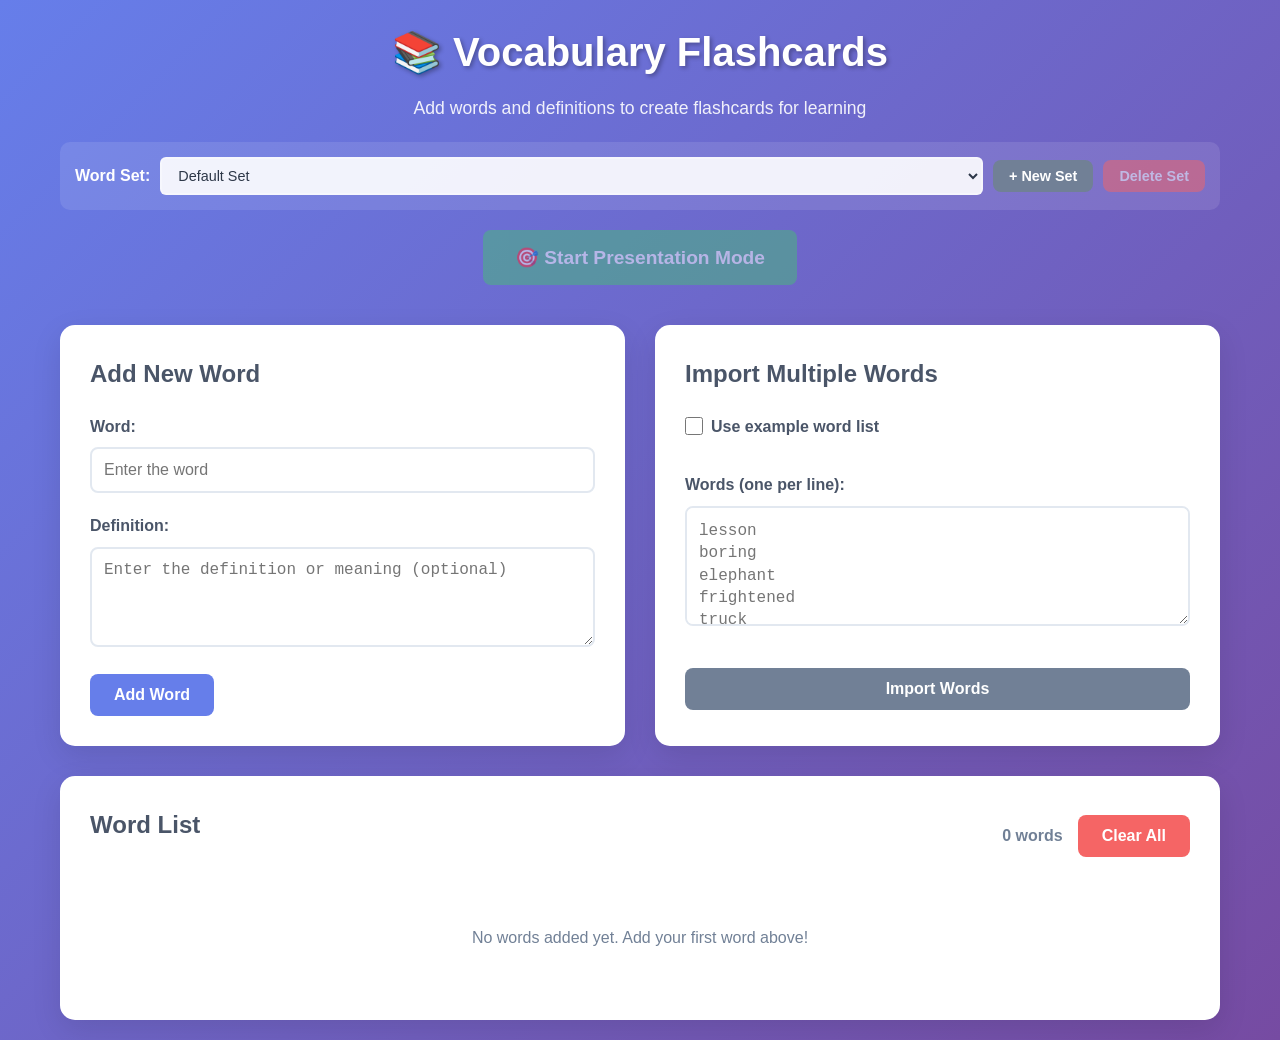
<file: index.html>
<!DOCTYPE html>
<html lang="en">
<head>
    <meta charset="UTF-8">
    <meta name="viewport" content="width=device-width, initial-scale=1.0, maximum-scale=1.0, user-scalable=no">
    <title>Vocabulary Flashcards</title>
    <link rel="stylesheet" href="styles.css?v=20240329-1651">
    <!-- GitHub Pages deployment fix -->
</head>
<body>
    <!-- Menu Mode -->
    <div id="menuMode" class="mode">
        <div class="container">
            <header>
                <h1>📚 Vocabulary Flashcards</h1>
                <p>Add words and definitions to create flashcards for learning</p>
                
                <div class="set-selector">
                    <label for="setSelect">Word Set:</label>
                    <select id="setSelect">
                        <option value="default">Default Set</option>
                    </select>
                    <button id="newSetBtn" class="btn btn-secondary">+ New Set</button>
                    <button id="deleteSetBtn" class="btn btn-danger">Delete Set</button>
                </div>
                
                <div class="presentation-section">
                    <button id="startPresentation" class="btn btn-large btn-success" disabled>
                        🎯 Start Presentation Mode
                    </button>
                </div>
            </header>
            
            <main>
                <section class="input-section">
                    <h2>Add New Word</h2>
                    <form id="wordForm">
                        <div class="form-group">
                            <label for="word">Word:</label>
                            <input type="text" id="word" required placeholder="Enter the word">
                        </div>
                        <div class="form-group">
                            <label for="definition">Definition:</label>
                            <textarea id="definition" placeholder="Enter the definition or meaning (optional)"></textarea>
                        </div>
                        <button type="submit" class="btn btn-primary">Add Word</button>
                    </form>
                </section>
                
                <section class="import-section">
                    <h2>Import Multiple Words</h2>
                    <div class="import-controls">
                        <div class="example-checkbox">
                            <label>
                                <input type="checkbox" id="useExample"> Use example word list
                            </label>
                        </div>
                        <div class="form-group">
                            <label for="bulkWords">Words (one per line):</label>
                            <textarea id="bulkWords" placeholder="lesson&#10;boring&#10;elephant&#10;frightened&#10;truck"></textarea>
                        </div>
                        <button id="importBtn" class="btn btn-secondary">Import Words</button>
                    </div>
                </section>
                
                <section class="words-section">
                    <div class="section-header">
                        <h2>Word List</h2>
                        <div class="stats">
                            <span id="wordCount">0 words</span>
                            <button id="clearAll" class="btn btn-danger">Clear All</button>
                        </div>
                    </div>
                    <div id="wordsList" class="words-list">
                        <!-- Words will be displayed here -->
                    </div>
                </section>
            </main>
        </div>
    </div>
    
    <!-- Presentation Mode -->
    <div id="presentationMode" class="mode hidden">
        <div class="flashcard-container">
            <button id="exitBtn" class="exit-btn" title="Exit presentation">✕</button>
            <button id="pronounceBtn" class="pronounce-btn" title="Pronounce word">🔊</button>
            <div class="flashcard" id="flashcard">
                <div class="word-display" id="wordDisplay">
                    <!-- Current word will be displayed here -->
                </div>
            </div>
            
            <div class="exit-hint">Tap/swipe for next word • Top-right ✕ to exit • 🔊 to pronounce</div>
        </div>
    </div>
    
    <script src="script.js?v=20240329-1653"></script>
</body>
</html>
</file>
<file: styles.css>
* {
    margin: 0;
    padding: 0;
    box-sizing: border-box;
}

body {
    font-family: 'Segoe UI', Tahoma, Geneva, Verdana, sans-serif;
    line-height: 1.6;
    color: #333;
    background: linear-gradient(135deg, #667eea 0%, #764ba2 100%);
    min-height: 100vh;
}

.mode {
    min-height: 100vh;
    transition: all 0.3s ease;
}

.mode.hidden {
    display: none;
}

/* Menu Mode Styles */
.container {
    max-width: 1200px;
    margin: 0 auto;
    padding: 20px;
}

header {
    text-align: center;
    margin-bottom: 40px;
    color: white;
}

header h1 {
    font-size: 2.5rem;
    margin-bottom: 10px;
    text-shadow: 2px 2px 4px rgba(0,0,0,0.3);
}

header p {
    font-size: 1.1rem;
    opacity: 0.9;
}

.set-selector {
    display: flex;
    align-items: center;
    gap: 10px;
    margin-top: 20px;
    padding: 15px;
    background: rgba(255,255,255,0.1);
    border-radius: 10px;
    flex-wrap: wrap;
}

.set-selector label {
    color: white;
    font-weight: 600;
    margin: 0;
}

.set-selector select {
    flex: 1;
    min-width: 150px;
    padding: 8px 12px;
    border: 2px solid rgba(255,255,255,0.3);
    border-radius: 6px;
    background: rgba(255,255,255,0.9);
    color: #2d3748;
    font-size: 0.9rem;
}

.set-selector .btn {
    padding: 8px 16px;
    font-size: 0.9rem;
}

.presentation-section {
    margin-top: 20px;
    text-align: center;
}

main {
    display: grid;
    gap: 30px;
    grid-template-columns: 1fr;
}

.import-controls {
    display: flex;
    flex-direction: column;
    gap: 15px;
}

.example-checkbox {
    margin-bottom: 10px;
}

.example-checkbox label {
    display: flex;
    align-items: center;
    gap: 8px;
    font-weight: 600;
    color: #4a5568;
    cursor: pointer;
}

.example-checkbox input[type="checkbox"] {
    width: 18px;
    height: 18px;
    cursor: pointer;
}

.import-controls textarea {
    min-height: 120px;
    font-family: monospace;
    line-height: 1.4;
}

@media (min-width: 768px) {
    main {
        grid-template-columns: 1fr 1fr;
    }
    
    .input-section {
        grid-column: 1;
    }
    
    .import-section {
        grid-column: 2;
    }
    
    .words-section {
        grid-column: 1 / -1;
    }
    
    .action-section {
        grid-column: 1 / -1;
    }
}

section {
    background: white;
    padding: 30px;
    border-radius: 15px;
    box-shadow: 0 10px 30px rgba(0,0,0,0.1);
    backdrop-filter: blur(10px);
}

section h2 {
    margin-bottom: 20px;
    color: #4a5568;
    font-size: 1.5rem;
}

.form-group {
    margin-bottom: 20px;
}

label {
    display: block;
    margin-bottom: 8px;
    font-weight: 600;
    color: #4a5568;
}

input, textarea {
    width: 100%;
    padding: 12px;
    border: 2px solid #e2e8f0;
    border-radius: 8px;
    font-size: 1rem;
    transition: border-color 0.3s ease;
}

input:focus, textarea:focus {
    outline: none;
    border-color: #667eea;
    box-shadow: 0 0 0 3px rgba(102, 126, 234, 0.1);
}

textarea {
    min-height: 100px;
    resize: vertical;
}

.btn {
    padding: 12px 24px;
    border: none;
    border-radius: 8px;
    font-size: 1rem;
    font-weight: 600;
    cursor: pointer;
    transition: all 0.3s ease;
    text-decoration: none;
    display: inline-block;
    text-align: center;
}

.btn:hover {
    transform: translateY(-2px);
    box-shadow: 0 5px 15px rgba(0,0,0,0.2);
}

.btn-primary {
    background: #667eea;
    color: white;
}

.btn-secondary {
    background: #718096;
    color: white;
}

.btn-success {
    background: #48bb78;
    color: white;
}

.btn-danger {
    background: #f56565;
    color: white;
}

.btn-large {
    padding: 16px 32px;
    font-size: 1.2rem;
}

.btn:disabled {
    opacity: 0.5;
    cursor: not-allowed;
    transform: none;
}

.section-header {
    display: flex;
    justify-content: space-between;
    align-items: center;
    margin-bottom: 20px;
}

.stats {
    display: flex;
    align-items: center;
    gap: 15px;
}

#wordCount {
    color: #718096;
    font-weight: 600;
}

.words-list {
    max-height: 400px;
    overflow-y: auto;
}

.word-item {
    background: #f7fafc;
    padding: 15px;
    border-radius: 8px;
    margin-bottom: 10px;
    border-left: 4px solid #667eea;
    display: flex;
    justify-content: space-between;
    align-items: flex-start;
}

.word-content {
    flex: 1;
}

.word-actions {
    display: flex;
    gap: 5px;
}

.word-item h3 {
    color: #2d3748;
    margin-bottom: 8px;
    font-size: 1.1rem;
}

.word-item p {
    color: #4a5568;
    margin-bottom: 0;
}

.word-item .edit-btn,
.word-item .delete-btn {
    background: transparent;
    border: none;
    border-radius: 50%;
    width: 30px;
    height: 30px;
    cursor: pointer;
    font-size: 1rem;
    line-height: 1;
    transition: all 0.3s ease;
    display: flex;
    align-items: center;
    justify-content: center;
}

.word-item .edit-btn {
    background: #edf2f7;
    color: #4a5568;
}

.word-item .edit-btn:hover {
    background: #e2e8f0;
    transform: scale(1.1);
}

.word-item .delete-btn {
    background: #fed7d7;
    color: #c53030;
}

.word-item .delete-btn:hover {
    background: #feb2b2;
    transform: scale(1.1);
}

.word-edit-form {
    flex: 1;
}

.word-edit-form .form-group {
    margin-bottom: 8px;
}

.word-edit-form input {
    width: 100%;
    padding: 8px 12px;
    border: 2px solid #e2e8f0;
    border-radius: 6px;
    font-size: 1rem;
}

.word-edit-form input:focus {
    outline: none;
    border-color: #667eea;
}

.word-item .save-btn,
.word-item .cancel-btn {
    background: transparent;
    border: none;
    border-radius: 50%;
    width: 30px;
    height: 30px;
    cursor: pointer;
    font-size: 1rem;
    line-height: 1;
    transition: all 0.3s ease;
    display: flex;
    align-items: center;
    justify-content: center;
}

.word-item .save-btn {
    background: #c6f6d5;
    color: #276749;
}

.word-item .save-btn:hover {
    background: #9ae6b4;
    transform: scale(1.1);
}

.word-item .cancel-btn {
    background: #fed7d7;
    color: #c53030;
}

.word-item .cancel-btn:hover {
    background: #feb2b2;
    transform: scale(1.1);
}

.action-section {
    text-align: center;
}

/* Presentation Mode Styles */
.flashcard-container {
    height: 100vh;
    display: flex;
    flex-direction: column;
    justify-content: center;
    align-items: center;
    padding: 20px;
    background: #1a202c;
    position: relative;
}

.exit-btn {
    position: fixed;
    top: 20px;
    right: 20px;
    background: rgba(255,255,255,0.1);
    border: none;
    border-radius: 50%;
    width: 40px;
    height: 40px;
    font-size: 18px;
    color: white;
    cursor: pointer;
    display: flex;
    align-items: center;
    justify-content: center;
    transition: all 0.3s ease;
    z-index: 1000;
}

.pronounce-btn {
    position: fixed;
    top: 20px;
    right: 70px;
    background: rgba(255,255,255,0.1);
    border: none;
    border-radius: 50%;
    width: 40px;
    height: 40px;
    font-size: 18px;
    color: white;
    cursor: pointer;
    display: flex;
    align-items: center;
    justify-content: center;
    transition: all 0.3s ease;
    z-index: 1000;
}

.exit-btn:hover, .pronounce-btn:hover {
    background: rgba(255,255,255,0.2);
    transform: scale(1.1);
}

/* iOS-specific fixes */
.flashcard {
    touch-action: manipulation;
    -webkit-touch-callout: none;
    -webkit-user-select: none;
    user-select: none;
}

.exit-btn {
    touch-action: manipulation;
    -webkit-touch-callout: none;
    -webkit-user-select: none;
    user-select: none;
}

.exit-btn:hover {
    background: rgba(255,255,255,0.2);
    transform: scale(1.1);
}

.flashcard {
    background: white;
    border-radius: 20px;
    box-shadow: 0 20px 60px rgba(0,0,0,0.3);
    min-height: 500px;
    max-height: 85vh;
    width: 100%;
    max-width: 90vw;
    display: flex;
    flex-direction: column;
    justify-content: center;
    align-items: center;
    padding: 40px 20px;
    cursor: pointer;
    transition: transform 0.3s ease;
    position: relative;
}

.flashcard:hover {
    transform: scale(1.02);
}

.word-display {
    text-align: center;
    font-size: 12rem;
    font-weight: bold;
    color: #2d3748;
    line-height: 1.0;
    word-wrap: break-word;
    word-break: break-word;
    padding: 10px 0;
    max-width: 100%;
    box-sizing: border-box;
}

.exit-hint {
    position: fixed;
    bottom: 30px;
    left: 50%;
    transform: translateX(-50%);
    background: rgba(255,255,255,0.1);
    color: white;
    padding: 10px 20px;
    border-radius: 20px;
    font-size: 0.9rem;
    opacity: 0.7;
}

/* Responsive Design */
@media (max-width: 768px) {
    .container {
        padding: 15px;
    }
    
    header h1 {
        font-size: 2rem;
    }
    
    section {
        padding: 20px;
    }
    
    .word-display {
        font-size: 8rem;
        line-height: 0.9;
        padding: 10px 0;
    }
    
    .pronounce-btn {
        right: 65px;
    }
    
    .controls {
        gap: 10px;
    }
    
    .btn {
        padding: 10px 16px;
        font-size: 0.9rem;
    }
    
    .flashcard {
        min-height: 250px;
        padding: 20px;
    }
}

@media (max-width: 480px) {
    .section-header {
        flex-direction: column;
        gap: 10px;
        align-items: flex-start;
    }
    
    .stats {
        width: 100%;
        justify-content: space-between;
    }
    
    .word-display {
        font-size: 7rem;
        line-height: 0.9;
        padding: 10px 0;
    }
    
    .pronounce-btn {
        right: 60px;
    }
    
    .flashcard {
        min-height: 400px;
        padding: 30px 15px;
    }
}

/* Animations */
@keyframes slideIn {
    from {
        opacity: 0;
        transform: translateY(20px);
    }
    to {
        opacity: 1;
        transform: translateY(0);
    }
}

.word-item {
    animation: slideIn 0.3s ease;
}

/* Scrollbar Styling */
.words-list::-webkit-scrollbar {
    width: 8px;
}

.words-list::-webkit-scrollbar-track {
    background: #f1f1f1;
    border-radius: 10px;
}

.words-list::-webkit-scrollbar-thumb {
    background: #cbd5e0;
    border-radius: 10px;
}

.words-list::-webkit-scrollbar-thumb:hover {
    background: #a0aec0;
}
</file>
